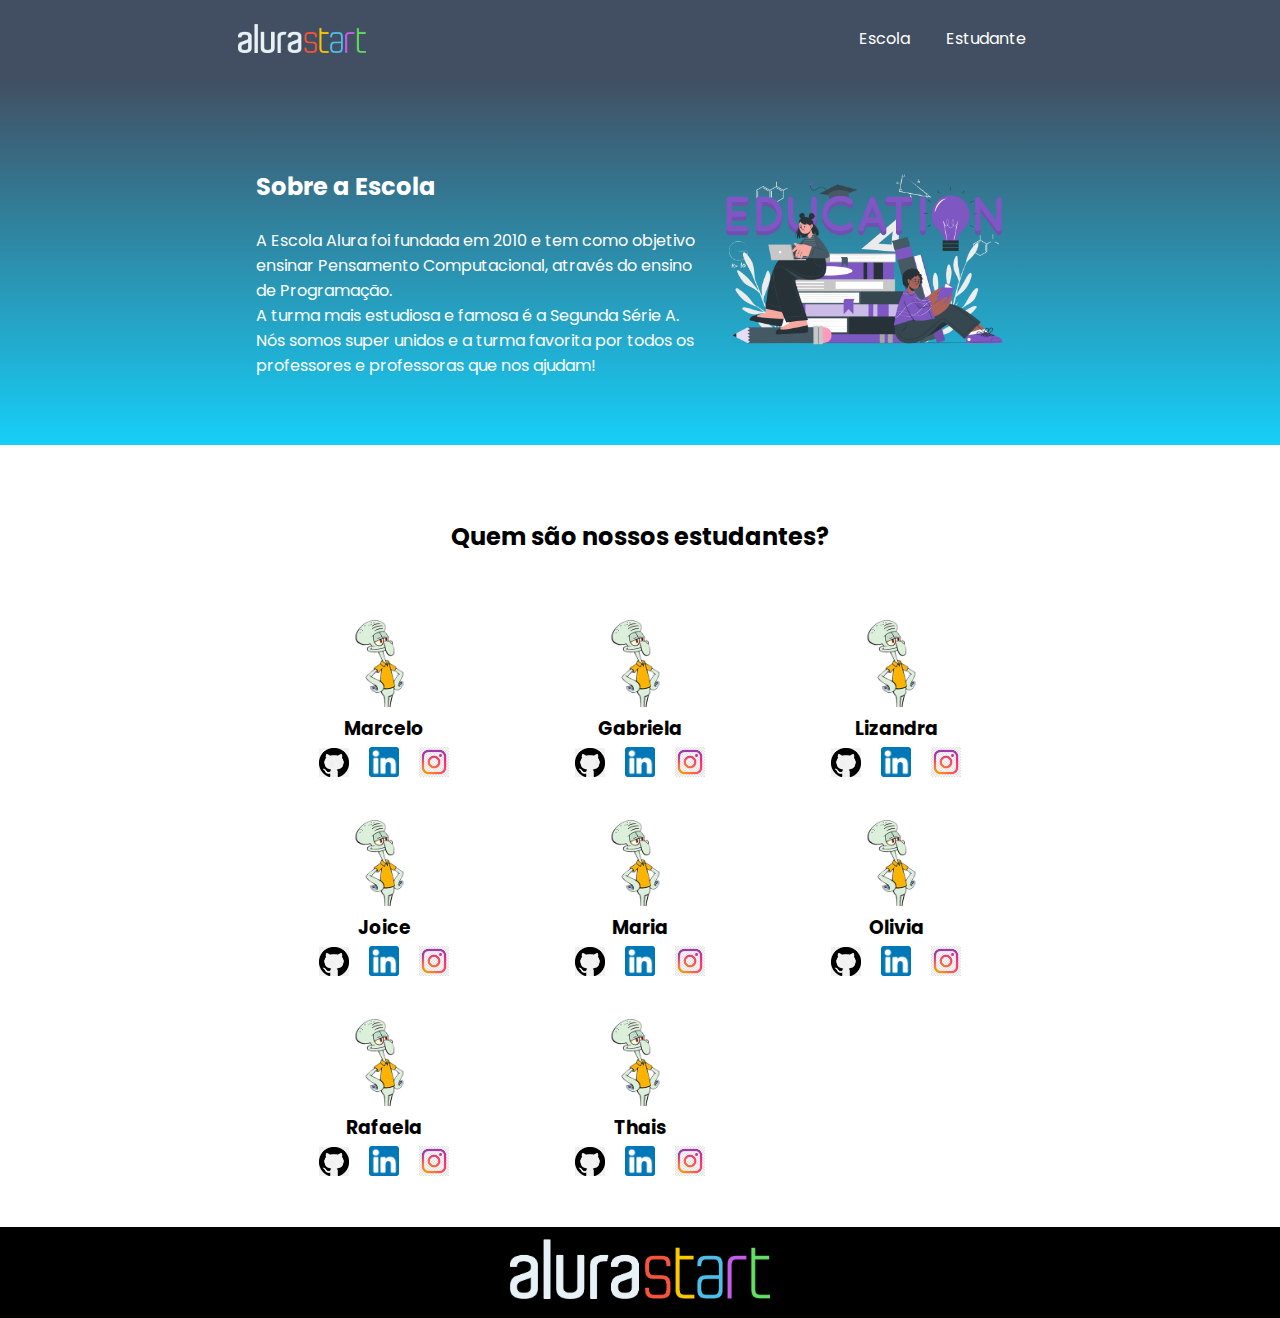
<file: index.html>
<!DOCTYPE html>
<html lang="en">
<head>
    <meta charset="UTF-8">
    <meta http-equiv="X-UA-Compatible" content="IE=edge">
    <meta name="viewport" content="width=device-width, initial-scale=1.0">
    <title>Equipe Alura Start</title>
    <link rel="stylesheet" href="style.css">
    <link rel="preconnect" href="https://fonts.googleapis.com">
    <link rel="preconnect" href="https://fonts.gstatic.com" crossorigin>
    <link href="https://fonts.googleapis.com/css2?family=Poppins&display=swap" rel="stylesheet">
</head>
<body>
    <header class="cabecalho">
        <img class="cabecalho-imagem" src="alurastart logo.png" alt="logo da alura start">
        <ul class="cabecalho-lista">
            <li class="cabecalho-lista-item">Escola</li>
            <li class="cabecalho-lista-item">Estudante</li>
        </ul>
    </header>
    <section class="escola">
        <div class="escola-div-conteudo">
            <h2 class="escola-titulo">Sobre a Escola</h2>
            <p class="escola-texto-um">A Escola Alura foi fundada em 2010 e tem como objetivo ensinar Pensamento Computacional, através do ensino de  Programação.</p>
            <p class="escola-texto-dois">A turma mais estudiosa e famosa é a Segunda Série A. Nós somos super unidos e a turma favorita por todos os professores e professoras que nos ajudam!</p>
        </div>
        <img class="escola-imagem" src="Education-cuate.png" alt="imagem que representa uma professora em sala de aula">
    </section>
    <section class="estudante">
        <h2 class="estudante-titulo">Quem são nossos estudantes?</h2>
        <div class="estudante-todos">
        <span></span>
        <div class="estudante-div">
            <img class="estudante-imagem" src="Squidward_Tentacles (1).png" alt="foto do marcelo">
            <h3 class="estudante-nome">Marcelo</h3>
            <a href="https://github.com/marcelopaludetto"><img class="estudante-icone" src="png-clipart-github-computer-icons-repository-github-white-cat-like-mammal.png" alt="icone github"></a>
            <a href="https://linkedin.com/marcelopaludetto"><img class="estudante-icone" src="174857.png" alt="icone linkedin"></a>
            <a href="https://instagram.com/marcelopaludetto"><img class="estudante-icone" src="images.jpeg" alt="icone instagram"></a>
        </div>
        <div class="estudante-div">
            <img class="estudante-imagem" src="Squidward_Tentacles (1).png" alt="foto da gabi">
            <h3 class="estudante-nome">Gabriela</h3>
            <a href="https://github.com/GabrielaM-L"><img class="estudante-icone" src="png-clipart-github-computer-icons-repository-github-white-cat-like-mammal.png" alt="icone github"></a>
            <a href="https://www.linkedin.com/in/gabriela-marcomini-de-lima/"><img class="estudante-icone" src="174857.png" alt="icone linkedin"></a>
            <a href="https://www.instagram.com/gabriela_marcomini/"><img class="estudante-icone" src="images.jpeg" alt="icone instagram"></a>
        </div>
        <div class="estudante-div">
            <img class="estudante-imagem" src="Squidward_Tentacles (1).png" alt="foto da lizandra">
            <h3 class="estudante-nome">Lizandra</h3>
            <a href="https://github.com/LizandraDuarte40"><img class="estudante-icone" src="png-clipart-github-computer-icons-repository-github-white-cat-like-mammal.png" alt="icone github"></a>
            <a href="https://www.linkedin.com/in/lizandrarlm-duarte/"><img class="estudante-icone" src="174857.png" alt="icone linkedin"></a>
            <a href="https://www.instagram.com/lizandrarlm"><img class="estudante-icone" src="images.jpeg" alt="icone instagram"></a>
        </div>
        <span></span>
        <span></span>
        <div class="estudante-div">
            <img class="estudante-imagem" src="Squidward_Tentacles (1).png" alt="foto da joice">
            <h3 class="estudante-nome">Joice</h3>
            <a href="https://github.com/JoiceAlura"><img class="estudante-icone" src="png-clipart-github-computer-icons-repository-github-white-cat-like-mammal.png" alt="icone github"></a>
            <a href="https://www.linkedin.com/in/joicebarbaresco/"><img class="estudante-icone" src="174857.png" alt="icone linkedin"></a>
            <a href="https://www.instagram.com/joicebarbaresco/"><img class="estudante-icone" src="images.jpeg" alt="icone instagram"></a>
        </div>
        <div class="estudante-div">
            <img class="estudante-imagem" src="Squidward_Tentacles (1).png" alt="foto da maria">
            <h3 class="estudante-nome">Maria</h3>
            <a href="https://github.com/MagePSR"><img class="estudante-icone" src="png-clipart-github-computer-icons-repository-github-white-cat-like-mammal.png" alt="icone github"></a>
            <a href="https://www.linkedin.com/in/mariageovanna"><img class="estudante-icone" src="174857.png" alt="icone linkedin"></a>
            <a href="https://www.instagram.com/magpsr/"><img class="estudante-icone" src="images.jpeg" alt="icone instagram"></a>
        </div>
        <div class="estudante-div">
            <img class="estudante-imagem" src="Squidward_Tentacles (1).png" alt="foto da olhe">
            <h3 class="estudante-nome">Olivia</h3>
            <img class="estudante-icone" src="png-clipart-github-computer-icons-repository-github-white-cat-like-mammal.png" alt="icone github">
            <a href="https://www.linkedin.com/in/olhe/"><img class="estudante-icone" src="174857.png" alt="icone linkedin"></a>
            <a href="https://github.com/olhe12"><img class="estudante-icone" src="images.jpeg" alt="icone instagram"></a>
        </div>
        <span></span>
        <span></span>
        <div class="estudante-div">
            <img class="estudante-imagem" src="Squidward_Tentacles (1).png" alt="foto da rafa">
            <h3 class="estudante-nome">Rafaela</h3>
            <a href="https://github.com/rafaelamunhoz12"><img class="estudante-icone" src="png-clipart-github-computer-icons-repository-github-white-cat-like-mammal.png" alt="icone github"></a>
            <a href="http://linkedin.com/in/rafaela-felix-munhoz-oliveira-02160a10a"><img class="estudante-icone" src="174857.png" alt="icone linkedin"></a>
            <a href="https://www.instagram.com/rafafmo/"><img class="estudante-icone" src="images.jpeg" alt="icone instagram"></a>
        </div>
        <div class="estudante-div">
            <img class="estudante-imagem" src="Squidward_Tentacles (1).png" alt="foto da thais">
            <h3 class="estudante-nome">Thais</h3>
            <img class="estudante-icone" src="png-clipart-github-computer-icons-repository-github-white-cat-like-mammal.png" alt="">
            <a href="https://www.linkedin.com/in/thais-pianucci-benedicto-54a9a416/"><img class="estudante-icone" src="174857.png" alt="icone linkedin"></a>
            <a href="https://www.instagram.com/thaispianucci/"><img class="estudante-icone" src="images.jpeg" alt="icone instagram"></a>
        </div>

    </div>
    </section>
    <footer class="rodape">
        <img class="rodape-imagem"src="alurastart logo.png" alt="logo da alura start">
    </footer>
</body>
</html>
</file>
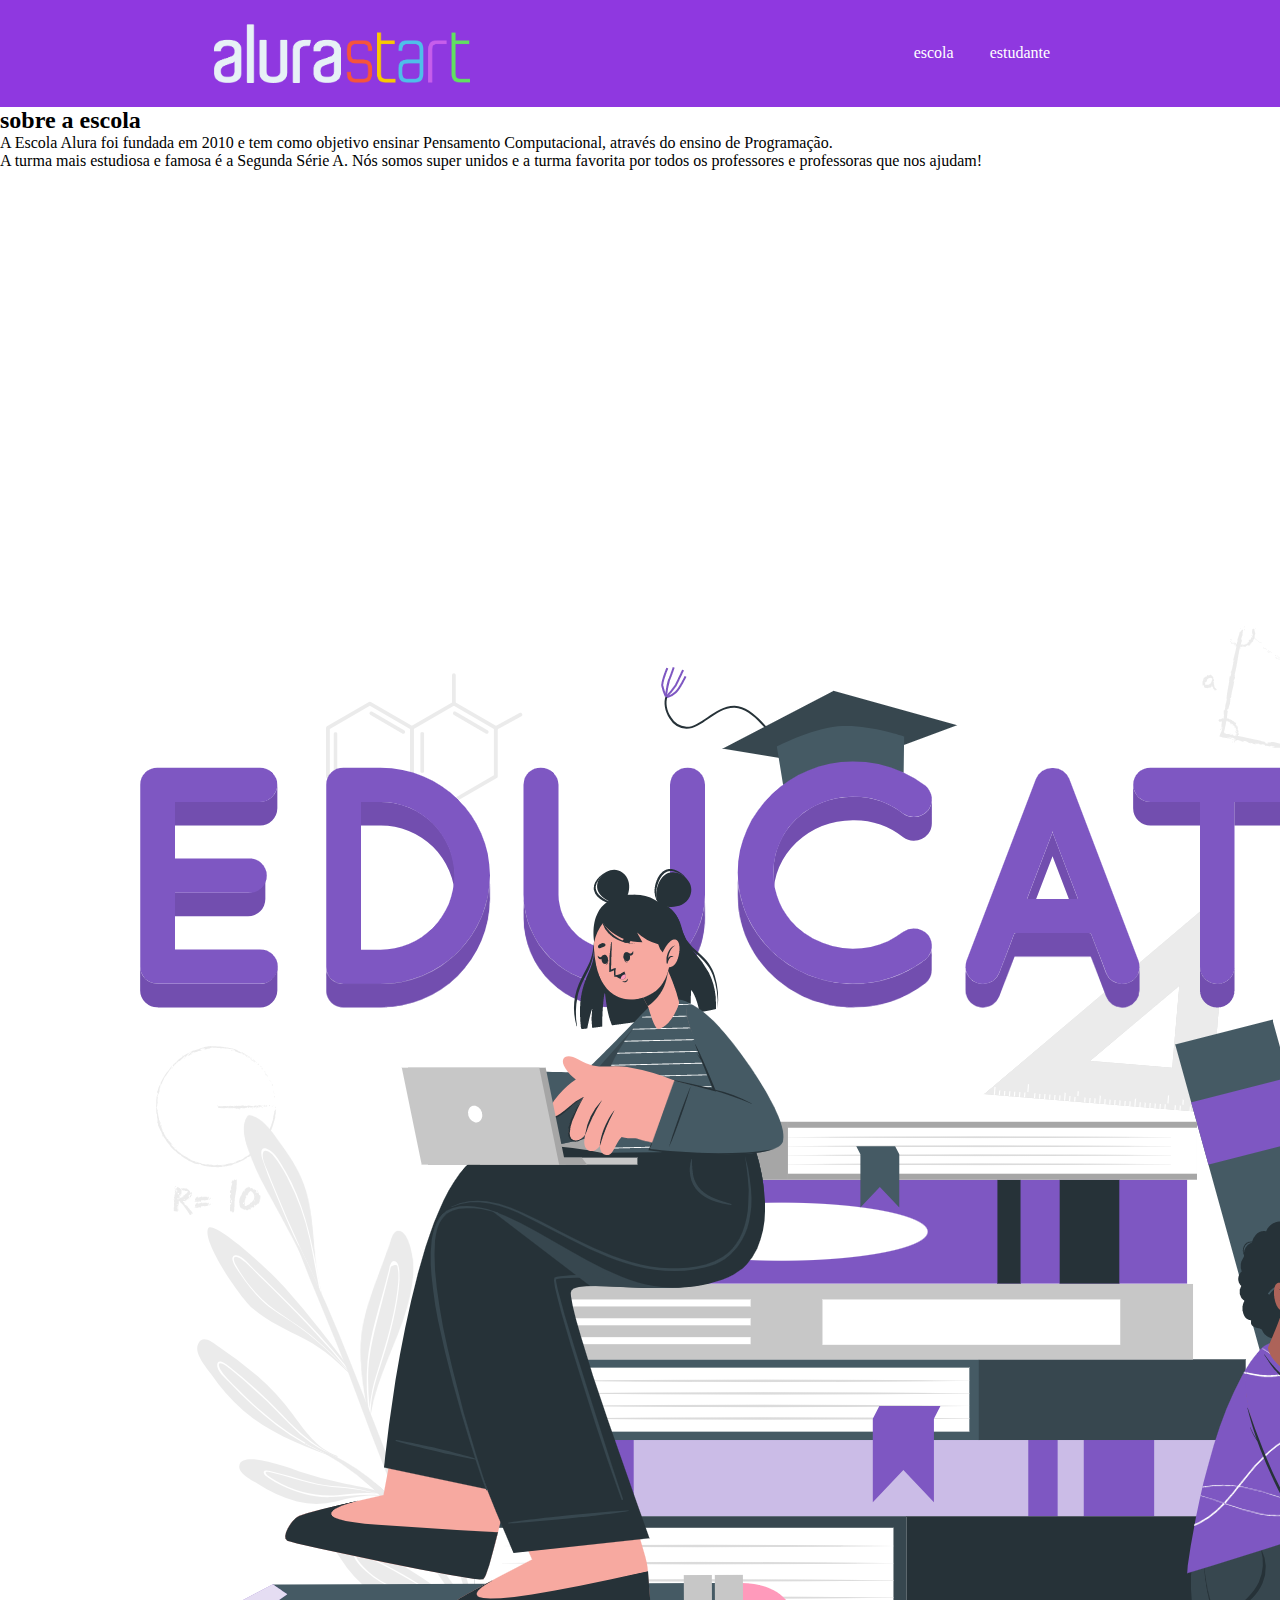
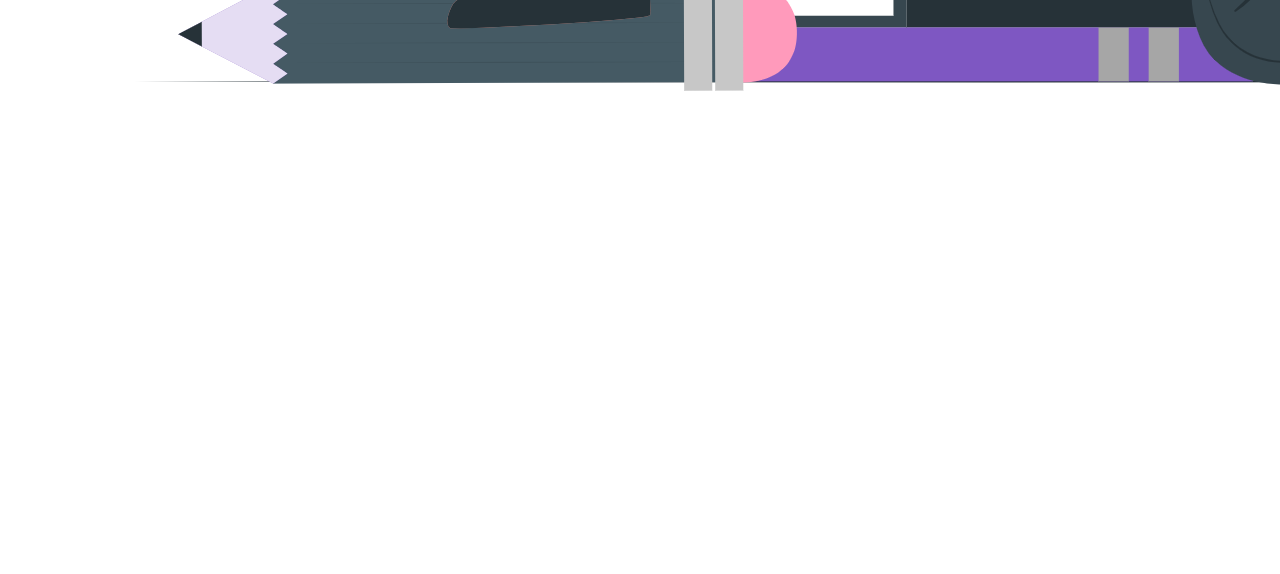
<file: Jhonner-main/index.html>
<!DOCTYPE html>
<html lang="en">
<head>
    <meta charset="UTF-8">
    <meta http-equiv="X-UA-Compatible" content="IE=edge">
    <meta name="viewport" content="width=device-width, initial-scale=1.0">
    <title>Document</title>
    <link rel="stylesheet" href="style.css">
</head>
<body>
    <header class="cabeçalho">
        <img class="cabeçalho-imagem" src="alurastart logo.png" alt="logo do alurastart">
        <ul class="cabeçalho-lista">
            <li class="cabeçalho-lista-item">escola</li>
            <li class="cabeçalho-lista-item">estudante</li>
        </ul> 
    </body>
    </html>
</header>
    <section class="escola"></section>
    <h2 class="escola-titulo">sobre a escola</h2>
    <p class="escola-texto-um">A Escola Alura foi fundada em 2010 e tem como objetivo ensinar Pensamento Computacional, através do ensino de  Programação.</p>
    <p class="escola-texto dois">A turma mais estudiosa e famosa é a Segunda Série A. Nós somos super unidos e a turma favorita por todos os professores e professoras que nos ajudam!</p>
<img class="escola-imagem" src="jhonner.png" alt="alunos estudando">


</body>
</html>
</file>
<file: style.css>
*{
    margin: 0;
    padding: 0;
}
body {
    font-family: 'Poppins', sans-serif;
}
.cabecalho {
    background-color: #424E61;
    color: white;
    display: flex;
    justify-content: space-around;
    align-items: center;
    padding: 24px 0;
}

.cabecalho-imagem{
    width: 10%;
}

.cabecalho-lista-item{
    display: inline-block;
    margin: 0 16px;
    font-size: 16px;
}

.escola-imagem{
    width: 25%;
}

.escola{
    background-image: linear-gradient(#424E61,#16CFF8);
    color:white;
    display: flex;
    justify-content: center;
    align-items: center;
    padding: 24px 0;
}

.escola-div-conteudo{
    width: 35%;
}


.escola-titulo{
    padding: 24px 0;
}
.estudante{
    padding: 24px 0;
}
.estudante-imagem{
    width: 70px;
}

.estudante-icone{
    width: 30px;
    padding: 4px 8px;
}

.estudante-div{
    text-align: center;
    padding: 16px 0;
}

.estudante-titulo{
    text-align: center;
    padding: 50px 0;
}

.estudante-todos{
    display: grid;
    grid-template-columns: 20% 20% 20% 20% 20%;
}

.rodape{
    background-color: black;
    text-align: center;
}

.rodape-imagem{
    height: 60px;
    padding: 12px 0;
   
}
</file>
<file: Jhonner-main/style.css>
*{
    margin: 0;
    padding: 0;
}



.cabeçalho {
    background-color: rgb(143, 56, 224);
    color: white;
     display: flex;
     justify-content: space-around;
     align-items: center;
     padding: 24px 0;
}   

.cabeçalho-imagem{
width: 20%;

}
.cabeçalho-lista-item {
    display:inline-block;
    margin: 0 16px;
    font size: 24px;
}
.escola-imagem
</file>
